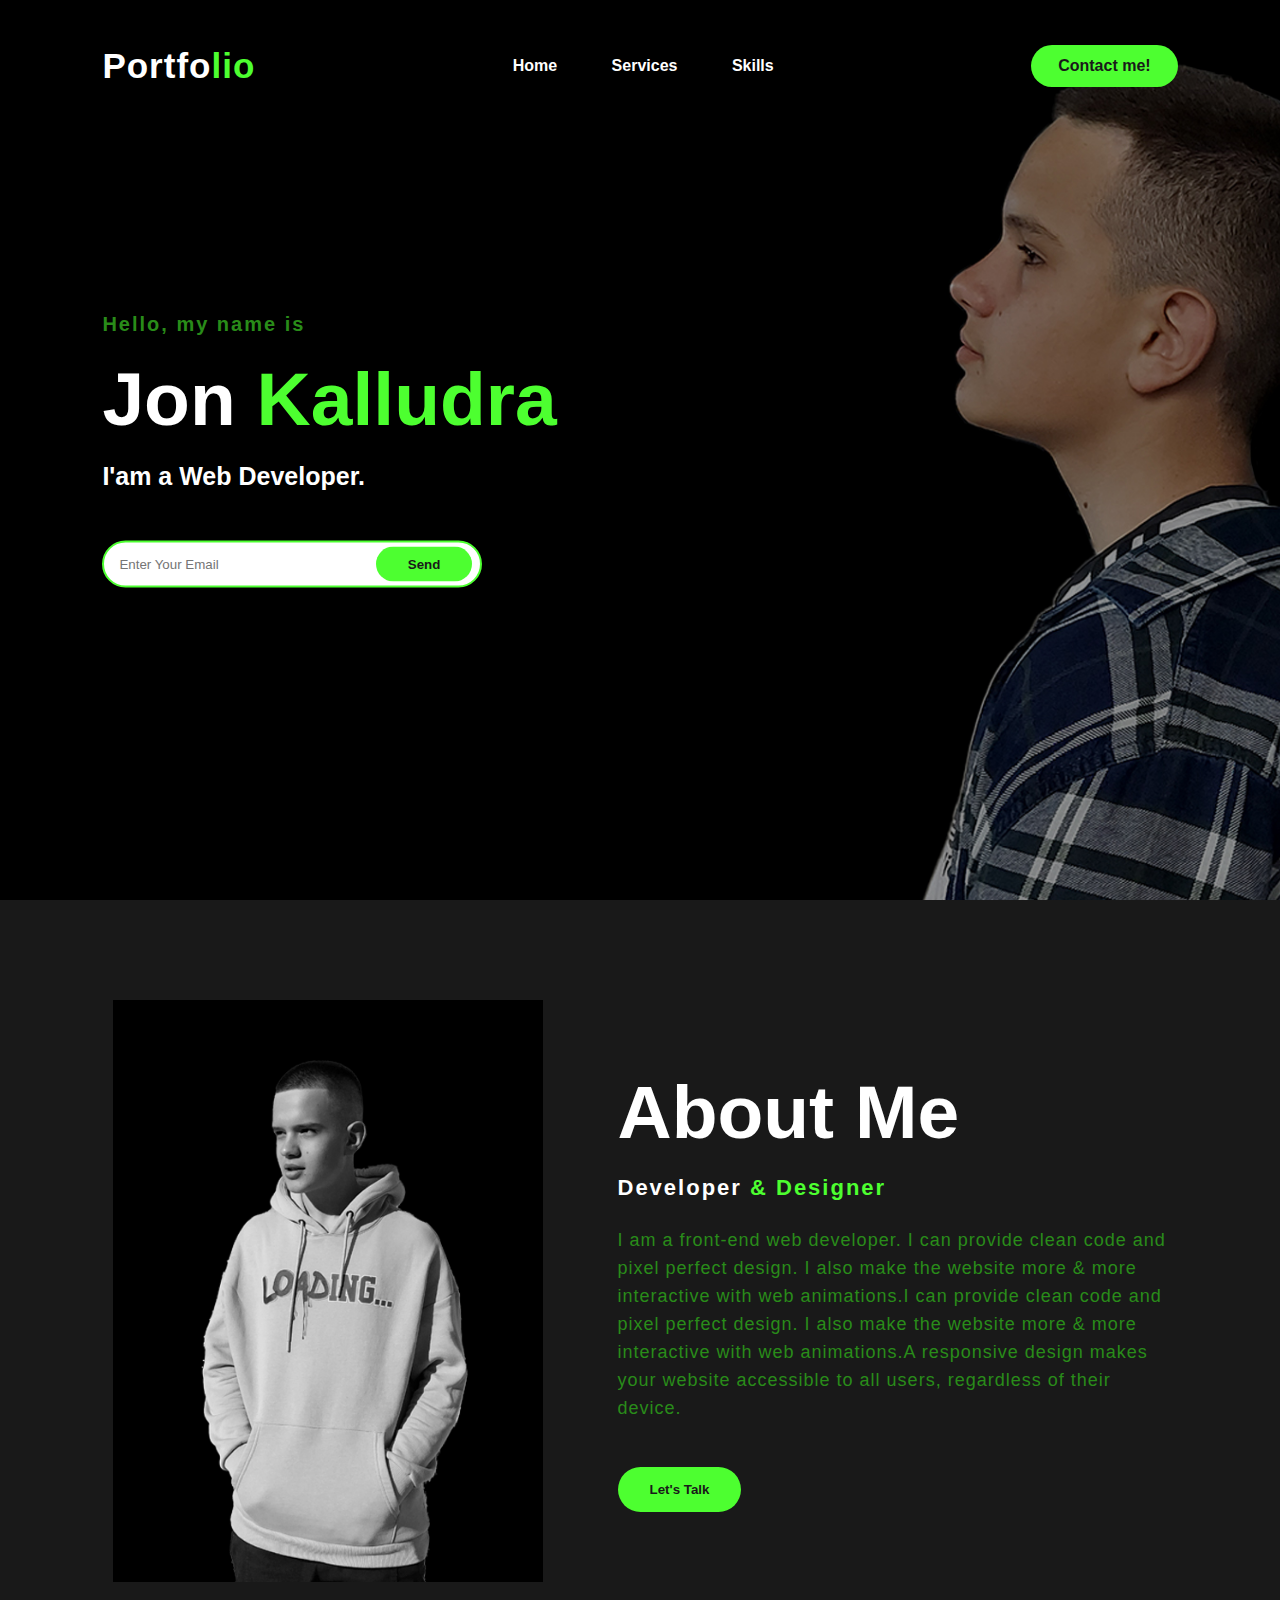
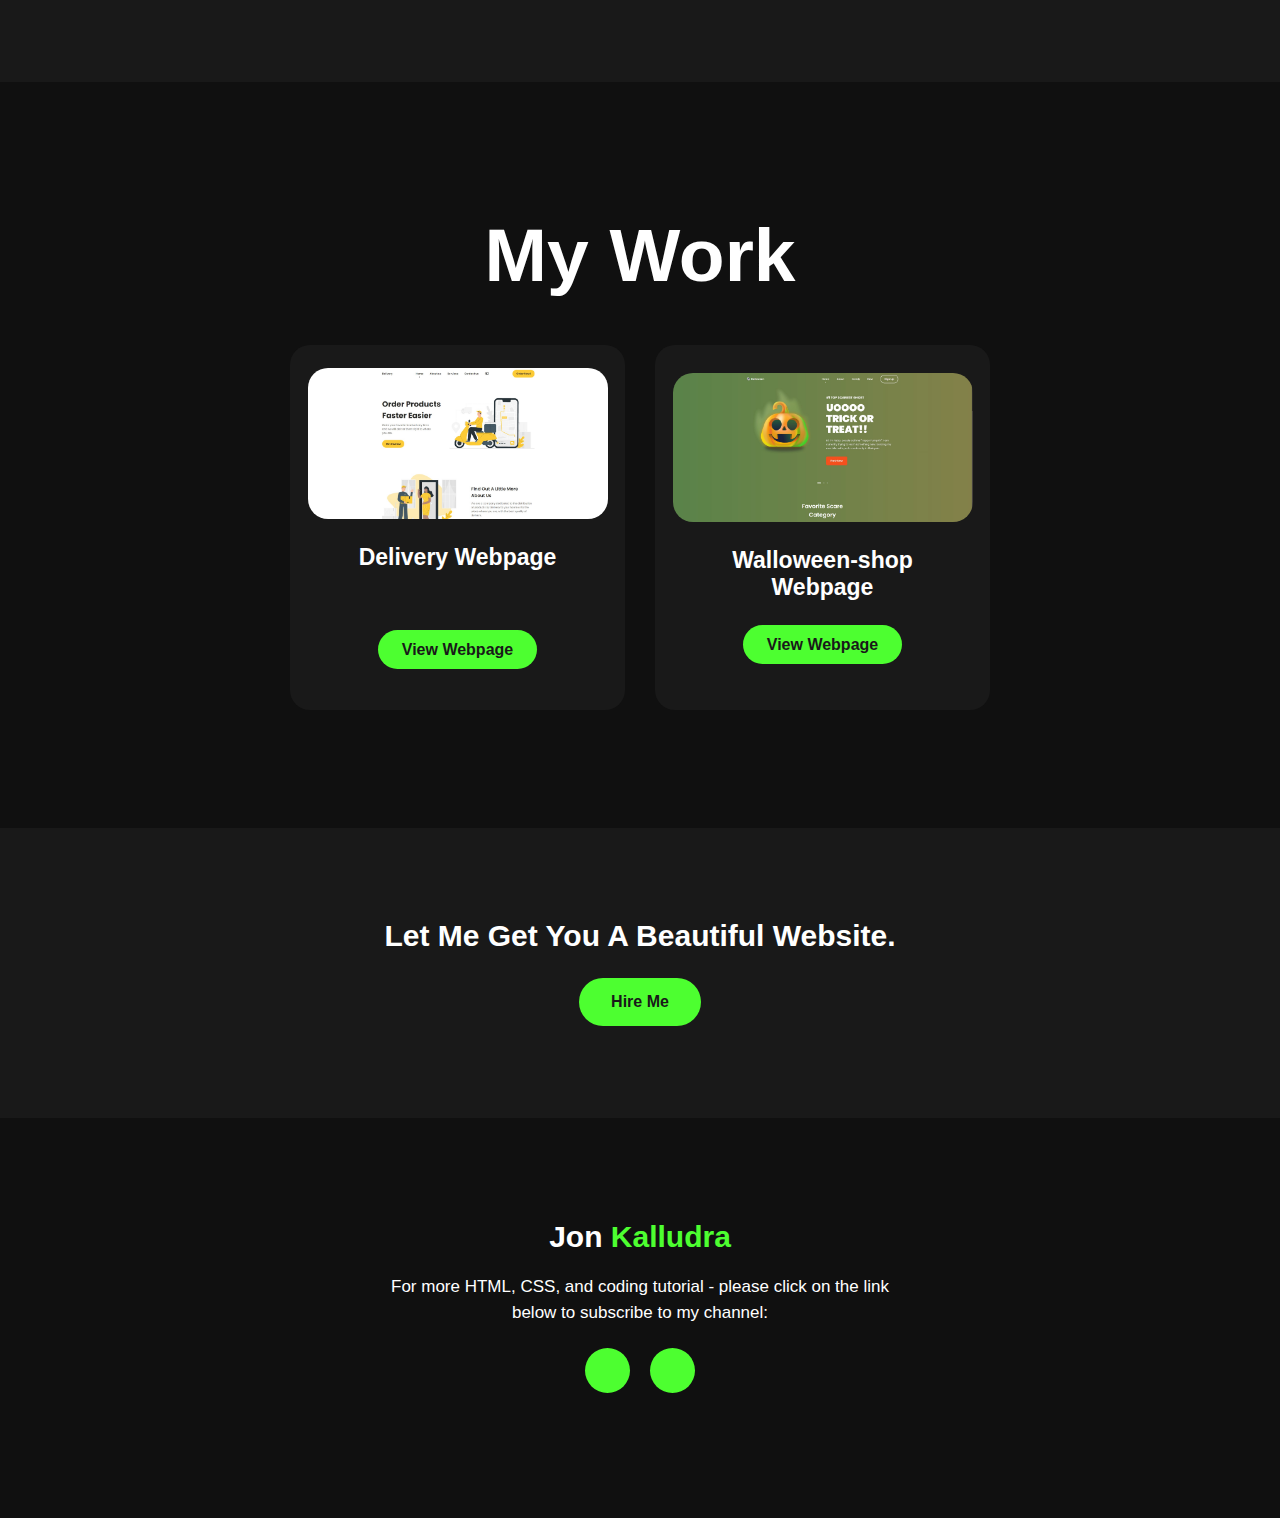
<file: index.html>
<!DOCTYPE html>
<html>
  <head>
    <title>Portfolio website</title>
    <link rel="stylesheet" type="text/css" href="css/style.css" />
    <link
      rel="stylesheet"
      href="https://cdnjs.cloudflare.com/ajax/libs/font-awesome/5.15.3/css/all.min.css"
      integrity="sha512-iBBXm8fW90+nuLcSKlbmrPcLa0OT92xO1BIsZ+ywDWZCvqsWgccV3gFoRBv0z+8dLJgyAHIhR35VZc2oM/gI1w=="
      crossorigin="anonymous"
      referrerpolicy="no-referrer"
    />
  </head>
  <body>
    <!----hero Section start---->

    <div class="hero">
      <nav>
        <h2 class="logo">Portfo<span>lio</span></h2>
        <ul>
          <li><a href="#">Home</a></li>
          <li><a href="#">Services</a></li>
          <li><a href="#">Skills</a></li>
        </ul>
        <a href="#" class="btn">Contact me!</a>
      </nav>

      <div class="content">
        <h4>Hello, my name is</h4>
        <h1>Jon <span>Kalludra</span></h1>
        <h3>I'am a Web Developer.</h3>
        <div class="newslatter">
          <form>
            <input
              type="email"
              name="email"
              id="mail"
              placeholder="Enter Your Email"
            />
            <button class="button-send" type="button">Send</button>
          </form>
        </div>
      </div>
    </div>

    <!----About section start---->
    <section class="about">
      <div class="main">
        <img src="img/main-img.jpg" />
        <div class="about-text">
          <h2>About Me</h2>
          <h5>Developer <span>& Designer</span></h5>
          <p>
            I am a front-end web developer. I can provide clean code and pixel
            perfect design. I also make the website more & more interactive with
            web animations.I can provide clean code and pixel perfect design. I
            also make the website more & more interactive with web animations.A
            responsive design makes your website accessible to all users,
            regardless of their device.
          </p>
          <button type="button">Let's Talk</button>
        </div>
      </div>
    </section>

    <!-----service section start----------->
    <div class="service">
      <div class="title">
        <h2>My Work</h2>
      </div>

      <div class="box">
        <div class="card">
          <img class="delivery-img" src="img/Order.jpg" alt="">
          <h5 class="delivery-title">Delivery Webpage</h5>
          <div class="pra">

            <p style="text-align: center">
              <a id="delivery-btn" class="button" href="my projects/delivery/">View Webpage</a>
            </p>
          </div>
        </div>

        <div class="card">
          <img class="halloween-img" src="img/Screenshot 2021-10-23 104457.jpg" alt="">
          <h5 class="halloween-title">Walloween-shop <br> Webpage</h5>
          <div class="pra">

            <p style="text-align: center">
              <a class="button" href="my projects/spooky/">View Webpage</a>
            </p>
          </div>
        </div>

      </div>
    </div>

    <!------Contact Me------>
    <div class="contact-me">
      <p>Let Me Get You A Beautiful Website.</p>
      <a class="button-two" href="#">Hire Me</a>
    </div>

    <!------footer start--------->
    <footer>
      <p>Jon <span>Kalludra</span></p>
      <p>
        For more HTML, CSS, and coding tutorial - please click on the link below
        to subscribe to my channel:
      </p>
      <div class="social">
        <a href="#"><i class="fab fa-facebook-f"></i></a>
        <a href="#"><i class="fab fa-instagram"></i></a>
      </div>
    </footer>
  </body>
</html>
</file>
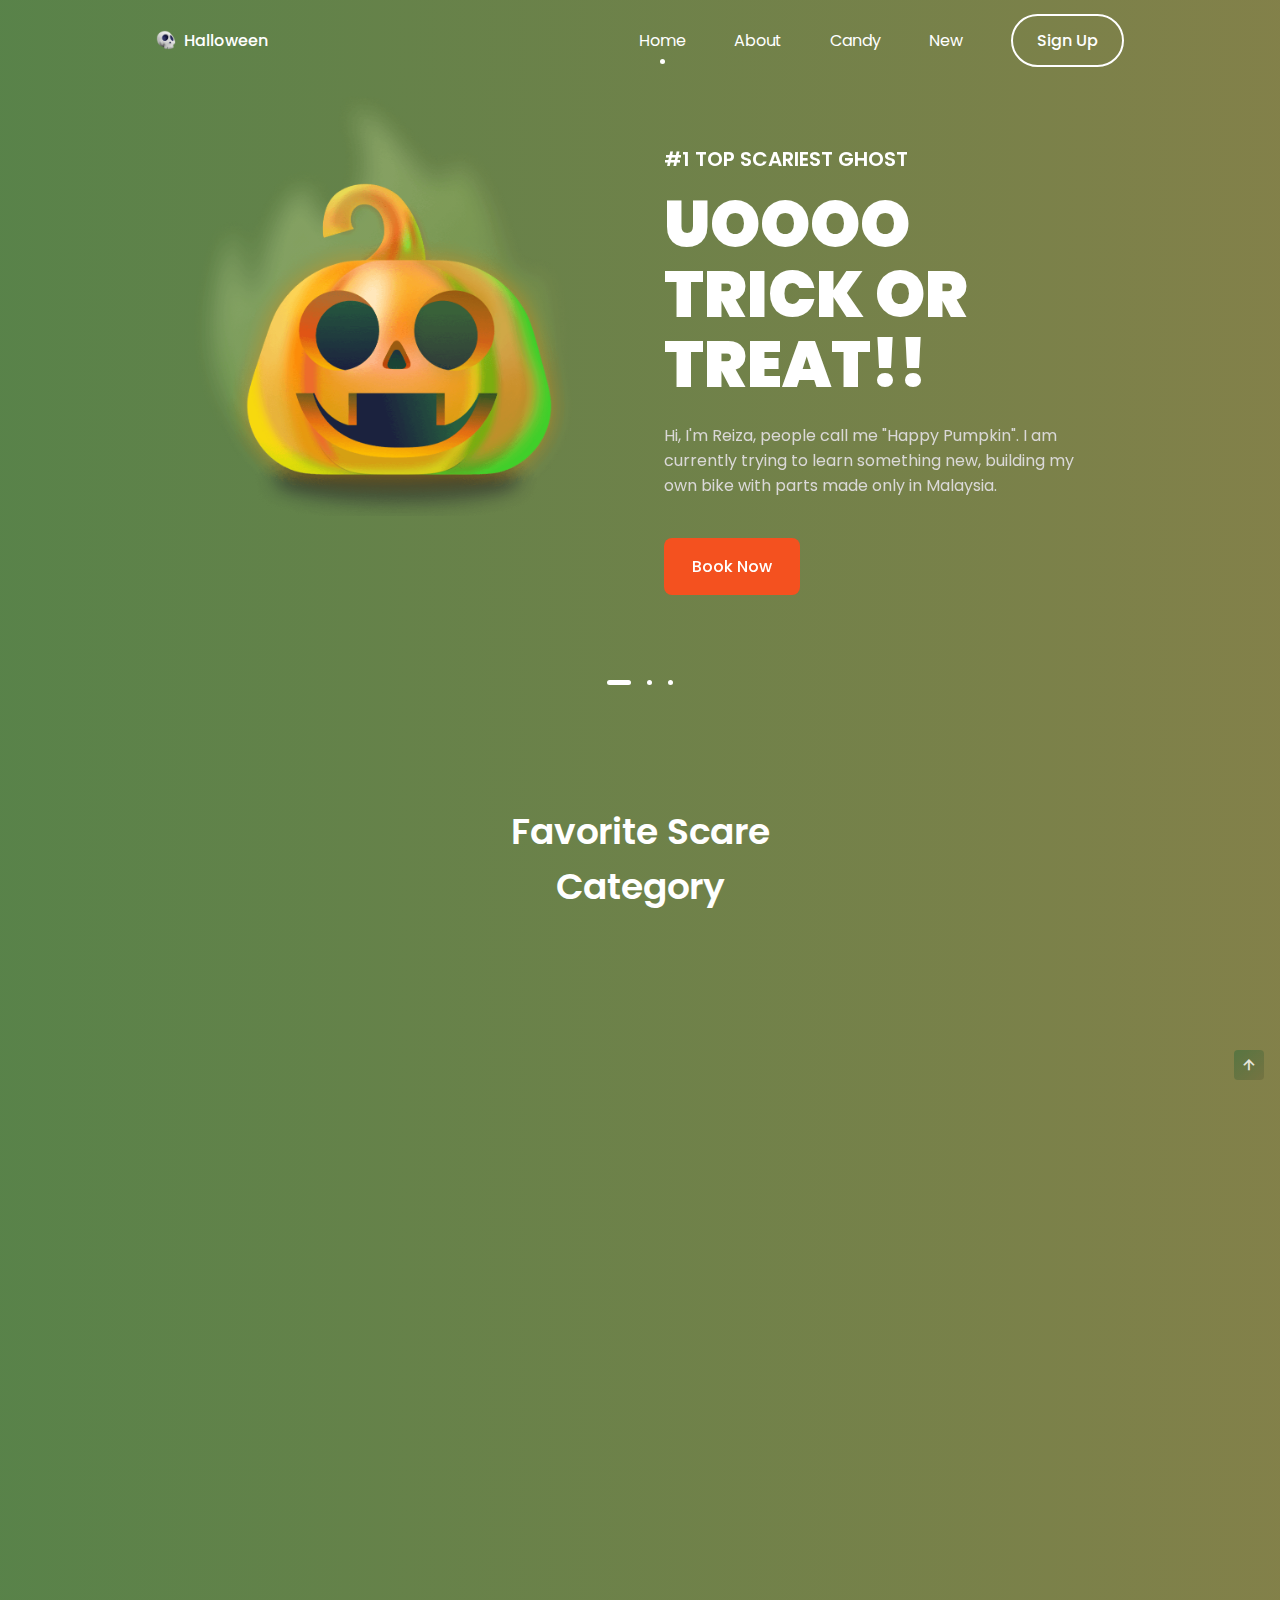
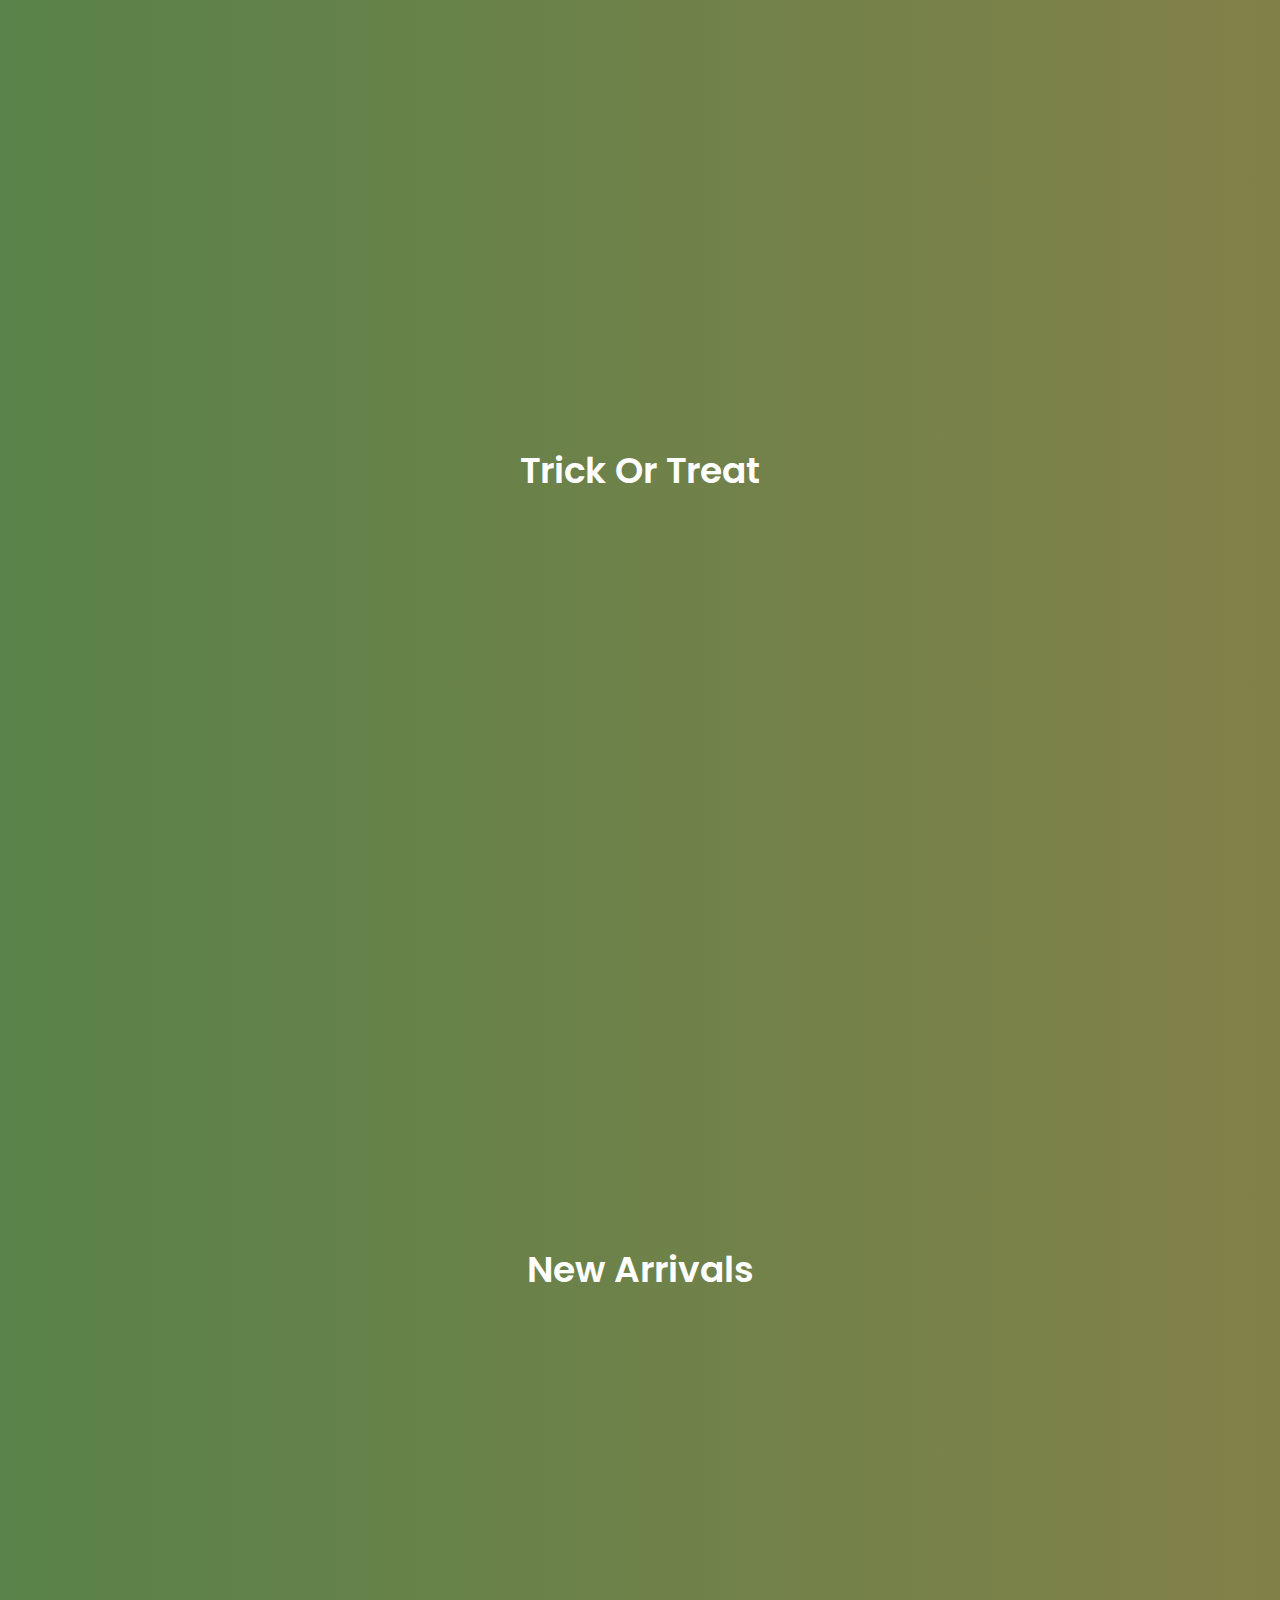
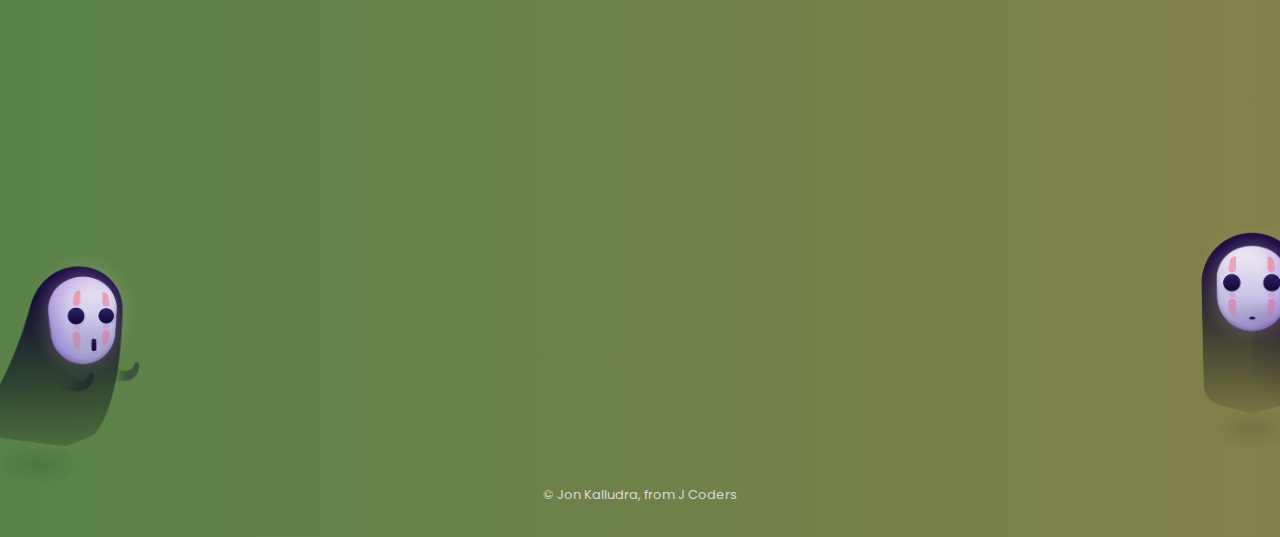
<file: my projects/spooky/index.html>
<!DOCTYPE html>
    <html lang="en">
    <head>
        <meta charset="UTF-8">
        <meta name="viewport" content="width=device-width, initial-scale=1.0">

        <!--=============== FAVICON ===============-->
        <link rel="shortcut icon" href="assets/img/favicon.png" type="image/x-icon">

        <!--=============== BOXICONS ===============-->
        <link rel="stylesheet" href="https://cdn.jsdelivr.net/npm/boxicons@latest/css/boxicons.min.css">

        <!--=============== SWIPER CSS ===============--> 
        <link rel="stylesheet" href="assets/css/swiper-bundle.min.css">

        <!--=============== CSS ===============--> 
        <link rel="stylesheet" href="assets/css/styles.css">

        <title>Responsive Halloween Website</title>
    </head>
    <body>
        <!--==================== HEADER ====================-->
        <header class="header" id="header">
            <nav class="nav container">
                <a href="#" class="nav__logo">
                    <img src="assets/img/logo.png" alt="" class="nav__logo-img">
                    Halloween
                </a>

                <div class="nav__menu" id="nav-menu">
                    <ul class="nav__list">
                        <li class="nav__item">
                            <a href="#home" class="nav__link active-link">Home</a>
                        </li>

                        <li class="nav__item">
                            <a href="#about" class="nav__link">About</a>
                        </li>

                        <li class="nav__item">
                            <a href="#trick" class="nav__link">Candy</a>
                        </li>

                        <li class="nav__item">
                            <a href="#new" class="nav__link">New</a>
                        </li>

                        <a href="#" class="button button--ghost">Sign Up</a>
                    </ul>

                    <div class="nav__close" id="nav-close">
                        <i class='bx bx-x'></i>
                    </div>

                    <img src="assets/img/nav-img.png" alt="" class="nav__img">
                </div>

                <div class="nav__toggle" id="nav-toggle">
                    <i class='bx bx-grid-alt'></i>
                </div>

            </nav>
        </header>

        <main class="main">
            <!--==================== HOME ====================-->
            <section class="home container" id="home">
                <div class="swiper home-swiper">
                    <div class="swiper-wrapper">
                        <!-- HOME SLIDER 1 -->
                        <section class="swiper-slide">
                            <div class="home__content grid">
                                <div class="home__group">
                                    <img src="assets/img/home1-img.png" alt="" class="home__img">
                                </div>
    
                                <div class="home__data">
                                    <h3 class="home__subtitle">#1 Top Scariest Ghost</h3>
                                    <h1 class="home__title">UOOOO <br> TRICK OR <br> TREAT!!</h1>
                                    <p class="home__description">Hi, I'm Reiza, people call me "Happy Pumpkin". I am currently trying to learn 
                                        something new, building my own bike with parts made only in Malaysia.
                                    </p>

                                    <div class="home__buttons">
                                        <a href="#trick" class="button">Book Now</a>
                                    </div>
                                </div>
                            </div>
                        </section>

                        <!-- HOME SLIDER 2 -->
                        <section class="swiper-slide">
                            <div class="home__content grid">
                                <div class="home__group">
                                    <img src="assets/img/home2-img.png" alt="" class="home__img">
                                </div>
    
                                <div class="home__data">
                                    <h3 class="home__subtitle">#2 top Best duo</h3>
                                    <h1 class="home__title">BRING BACK <br> MY COTTON <br> CANDY</h1>
                                    <p class="home__description">Adino steals cotton candy from his brother and eats them all in one bite, 
                                        a hungry beast. Grahami can no longer contain his anger towards Adino.
                                    </p>

                                    <div class="home__buttons">
                                        <a href="#trick" class="button">Book Now</a>
                                    </div>
                                </div>
                            </div>
                        </section>

                        <!-- HOME SLIDER 3 -->
                        <section class="swiper-slide">
                            <div class="home__content grid">
                                <div class="home__group">
                                    <img src="assets/img/home3-img.png" alt="" class="home__img">
                                </div>
    
                                <div class="home__data">
                                    <h3 class="home__subtitle">#3 Top Scariest  Ghost</h3>
                                    <h1 class="home__title">RESPAWN <br> THE SPOOKY <br> SKULL</h1>
                                    <p class="home__description">In search for cute little puppy, Captain Sami has come back from his tragic death. 
                                        With his hogwarts certified power he promise to be a hero for all of ghostkind.
                                    </p>

                                    <div class="home__buttons">
                                        <a href="#trick" class="button">Book Now</a>
                                    </div>
                                </div>
                            </div>
                        </section>
                    </div>
                    <div class="swiper-pagination"></div>
                </div>
            </section>
            
            <!--==================== CATEGORY ====================-->
            <section class="section category">
                <h2 class="section__title">Favorite Scare <br> Category</h2>

                <div class="category__container container grid">
                    <div class="category__data">
                        <img src="assets/img/category1-img.png" alt="" class="category__img">
                        <h3 class="category__title">Ghosts</h3>
                        <p class="category__description">Choose the ghosts, the scariest there are.</p>
                    </div>

                    <div class="category__data">
                        <img src="assets/img/category2-img.png" alt="" class="category__img">
                        <h3 class="category__title">Pumpkins</h3>
                        <p class="category__description">You look at the scariest pumpkins there is.</p>
                    </div>

                    <div class="category__data">
                        <img src="assets/img/category3-img.png" alt="" class="category__img">
                        <h3 class="category__title">Witch Hat</h3>
                        <p class="category__description">Pick the most stylish witch hats out there.</p>
                    </div>
                </div>
            </section>

            <!--==================== ABOUT ====================-->
            <section class="section about" id="about">
                <div class="about__container container grid">
                    <div class="about__data">
                        <h2 class="section__title about__title">About Halloween <br> Night</h2>
                        <p class="about__description">Night of all the saints, or all the dead, is celebrated on October 31 and it is a 
                            very fun international celebration, this celebration comes from ancient origins, and is already 
                            celebrated by everyone.
                        </p>
                        <a href="https://en.wikipedia.org/wiki/Halloween_Night" class="button">Know more</a>
                    </div>

                    <img src="assets/img/about-img.png" alt="" class="about__img">
                </div>
            </section>

            <!--==================== TRICK OR TREAT ====================-->
            <section class="section trick" id="trick">
                <h2 class="section__title">Trick Or Treat</h2>

                <div class="trick__container container grid">
                    <div class="trick__content">
                        <img src="assets/img/trick-treat1-img.png" alt="" class="trick__img">
                        <h3 class="trick__title">Toffee</h3>
                        <span class="trick__subtitle">Candy</span>
                        <span class="trick__price">$11.99</span>
                        <button class="button trick__button">
                            <i class='bx bx-cart-alt trick__icon'></i>
                        </button>
                    </div>

                    <div class="trick__content">
                        <img src="assets/img/trick-treat2-img.png" alt="" class="trick__img">
                        <h3 class="trick__title">Bone</h3>
                        <span class="trick__subtitle">Accessory</span>
                        <span class="trick__price">$8.99</span>
                        <button class="button trick__button">
                            <i class='bx bx-cart-alt trick__icon'></i>
                        </button>
                    </div>

                    <div class="trick__content">
                        <img src="assets/img/trick-treat3-img.png" alt="" class="trick__img">
                        <h3 class="trick__title">Scarecrow</h3>
                        <span class="trick__subtitle">Accessory</span>
                        <span class="trick__price">$15.99</span>
                        <button class="button trick__button">
                            <i class='bx bx-cart-alt trick__icon'></i>
                        </button>
                    </div>

                    <div class="trick__content">
                        <img src="assets/img/trick-treat4-img.png" alt="" class="trick__img">
                        <h3 class="trick__title">Candy Cane</h3>
                        <span class="trick__subtitle">Candy</span>
                        <span class="trick__price">$7.99</span>
                        <button class="button trick__button">
                            <i class='bx bx-cart-alt trick__icon'></i>
                        </button>
                    </div>

                    <div class="trick__content">
                        <img src="assets/img/trick-treat5-img.png" alt="" class="trick__img">
                        <h3 class="trick__title">Pumpkin</h3>
                        <span class="trick__subtitle">Candy</span>
                        <span class="trick__price">$19.99</span>
                        <button class="button trick__button">
                            <i class='bx bx-cart-alt trick__icon'></i>
                        </button>
                    </div>

                    <div class="trick__content">
                        <img src="assets/img/trick-treat6-img.png" alt="" class="trick__img">
                        <h3 class="trick__title">Ghost</h3>
                        <span class="trick__subtitle">Accessory</span>
                        <span class="trick__price">$17.99</span>
                        <button class="button trick__button">
                            <i class='bx bx-cart-alt trick__icon'></i>
                        </button>
                    </div>
                </div>
            </section>
            

            <!--==================== NEW ARRIVALS ====================-->
            <section class="section new" id="new">
                <h2 class="section__title">New Arrivals</h2>

                <div class="new__container container">
                    <div class="swiper new-swiper">
                        <div class="swiper-wrapper">
                            <div class="new__content swiper-slide">
                                <div class="new__tag">New</div>
                                <img src="assets/img/new1-img.png" alt="" class="new__img">
                                <h3 class="new__title">Haunted House</h3>
                                <span class="new__subtitle">Accessory</span>
                                
                                <div class="new__prices">
                                    <span class="new__price">$14.99</span>
                                    <span class="new__discount">$29.99</span>
                                </div>

                                <button class="button new__button">
                                    <i class='bx bx-cart-alt new__icon'></i>
                                </button>
                            </div>
        
                            <div class="new__content swiper-slide">
                                <div class="new__tag">New</div>
                                <img src="assets/img/new2-img.png" alt="" class="new__img">
                                <h3 class="new__title">Halloween Candle</h3>
                                <span class="new__subtitle">Accessory</span>
        
                                <div class="new__prices">
                                    <span class="new__price">$11.99</span>
                                    <span class="new__discount">$21.99</span>
                                </div>

                                <button class="button new__button">
                                    <i class='bx bx-cart-alt new__icon'></i>
                                </button>
                            </div>
        
                            <div class="new__content swiper-slide">
                                <div class="new__tag">New</div>
                                <img src="assets/img/new3-img.png" alt="" class="new__img">
                                <h3 class="new__title">Witch Hat</h3>
                                <span class="new__subtitle">Accessory</span>
        
                                <div class="new__prices">
                                    <span class="new__price">$4.99</span>
                                    <span class="new__discount">$9.99</span>
                                </div>

                                <button class="button new__button">
                                    <i class='bx bx-cart-alt new__icon'></i>
                                </button>
                            </div>
        
                            <div class="new__content swiper-slide">
                                <div class="new__tag">New</div>
                                <img src="assets/img/new4-img.png" alt="" class="new__img">
                                <h3 class="new__title">Rip</h3>
                                <span class="new__subtitle">Accessory</span>
        
                                <div class="new__prices">
                                    <span class="new__price">$24.99</span>
                                    <span class="new__discount">$44.99</span>
                                </div>

                                <button class="button new__button">
                                    <i class='bx bx-cart-alt new__icon'></i>
                                </button>
                            </div>
        
                            <div class="new__content swiper-slide">
                                <div class="new__tag">New</div>
                                <img src="assets/img/new5-img.png" alt="" class="new__img">
                                <h3 class="new__title">Terrifying Crystal Ball</h3>
                                <span class="new__subtitle">Accessory</span>
        
                                <div class="new__prices">
                                    <span class="new__price">$5.99</span>
                                    <span class="new__discount">$12.99</span>
                                </div>

                                <button class="button new__button">
                                    <i class='bx bx-cart-alt new__icon'></i>
                                </button>
                            </div>
        
                            <div class="new__content swiper-slide">
                                <div class="new__tag">New</div>
                                <img src="assets/img/new6-img.png" alt="" class="new__img">
                                <h3 class="new__title">Witch Broom</h3>
                                <span class="new__subtitle">Accessory</span>
        
                                <div class="new__prices">
                                    <span class="new__price">$7.99</span>
                                    <span class="new__discount">$14.99</span>
                                </div>

                                <button class="button new__button">
                                    <i class='bx bx-cart-alt new__icon'></i>
                                </button>
                            </div>
                        </div>
                    </div>
                </div>
            </section>


        <!--==================== FOOTER ====================-->
            <footer class="footer section">
                <div class="footer__container container grid">
                    <div class="footer__content">
                        <a href="#" class="footer__logo">
                            <img src="assets/img/logo.png" alt="" class="footer__logo-img">
                            Halloween
                        </a>

                        <p class="footer__description">Enjoy the scariest night <br> of your life.</p>
                        
                        <div class="footer__social">
                            <a href="https://www.facebook.com/" target="_blank" class="footer__social-link">
                                <i class='bx bxl-facebook'></i>
                            </a>
                            <a href="https://www.instagram.com/" target="_blank" class="footer__social-link">
                                <i class='bx bxl-instagram-alt' ></i>
                            </a>
                            <a href="https://twitter.com/" target="_blank" class="footer__social-link">
                                <i class='bx bxl-twitter' ></i>
                            </a>
                        </div>
                    </div>

                    <div class="footer__content">
                        <h3 class="footer__title">About Me</h3>
                        
                        <ul class="footer__links">
                            <li>
                                <a href="https://www.instagram.com/j_kalludra/" class="footer__link">Instagram</a>
                            </li>
                            <li>
                                <a href="#" class="footer__link">FaceBook</a>
                            </li>
                            <li>
                                <a href="#" class="footer__link">GitHub</a>
                            </li>
                        </ul>
                    </div>

                    <div class="footer__content">
                        <h3 class="footer__title">J Coders</h3>
                        
                        <ul class="footer__links">
                            <li>
                                <a href="https://j-coders.com/" class="footer__link">Visit Page</a>
                            </li>
                            <li>
                                <a href="https://j-coders.com/per-ne/" class="footer__link">About J Coders</a>
                            </li>
                        </ul>
                    </div>
                </div>

                <span class="footer__copy">&#169; Jon Kalludra, from J Coders</span>

                <img src="assets/img/footer1-img.png" alt="" class="footer__img-one">
                <img src="assets/img/footer2-img.png" alt="" class="footer__img-two">
            </footer>

            <!--=============== SCROLL UP ===============-->
            <a href="#" class="scrollup" id="scroll-up">
                <i class='bx bx-up-arrow-alt scrollup__icon'></i>
            </a>
        
        <!--=============== SCROLL REVEAL ===============-->
        <script src="assets/js/scrollreveal.min.js"></script>

        <!--=============== SWIPER JS ===============-->
        <script src="assets/js/swiper-bundle.min.js"></script>
        
        <!--=============== MAIN JS ===============-->
        <script src="assets/js/main.js"></script>
    </body>
</html>
</file>
<file: css/style.css>
*{
	padding: 0;
	margin: 0;
	font-family: 'poppins', sans-serif;
	box-sizing: border-box;
}
.hero{
	height: 100vh;
	width: 100%;
	background-image: url(../img/background.jpg);
	background-size: cover;
	background-position: center;
}
nav{
	display: flex;
	align-items: center;
	justify-content: space-between;
	padding-top: 45px;
	padding-left: 8%;
	padding-right: 8%;
}
.logo{
	color: white;
	font-size: 35px;
	letter-spacing: 1px;
	cursor: pointer;
}
span{
	color: #4DFF30;
}
nav ul li{
	list-style-type: none;
	display: inline-block;
	padding: 10px  25px;
}
nav ul li a{
	color: white;
	text-decoration: none;
	font-weight: bold;
	text-transform: capitalize;
}
nav ul li a:hover{
	color: #4DFF30;
	transition: .4s;
}
.btn{
	background-color:#4DFF30;
	color: #191919;
	text-decoration: none;
	border: 2px solid transparent;
	font-weight: bold;
	padding: 10px 25px;
	border-radius: 30px;
	transition: transform .4s; 
}
.btn:hover{
	transform: scale(1.2);
}
.content{
	position: absolute;
	top: 50%;
	left:8%;
	transform: translateY(-50%);
}
h1{
	color: white;
	margin: 20px 0px 20px;
	font-size: 75px;
}
h3{
	color: white;
	font-size: 25px;
	margin-bottom: 50px;
}
h4{
	color: #298C19;
	letter-spacing: 2px;
	font-size: 20px;
}
.newslatter form{
	width: 380px;
	max-width: 100%;
	position: relative;
}
.newslatter form input:first-child{
	display: inline-block;
	width: 100%;
	padding: 14px 130px 14px 15px;
	border: 2px solid #4DFF30;
	outline: none;
	border-radius: 30px;
}
.newslatter form input:last-child{
	position: absolute;
	display: inline-block;
	outline: none;
	border: none;
	padding: 10px 30px;
	border-radius: 30px;
	background-color:#4DFF30;
	color: #191919;
	font-weight: 600;
	box-shadow: 0px 0px 5px #000, 0px 0px 15px #858585;
	top: 6px;
	right: 6px; 
}

.about{
	width: 100%;
	padding: 100px 0px;
	background-color: #191919;
}
.about img{
	height: auto;
	width: 430px;
}
.about-text{
	width: 550px;
}
.main{
	width: 1130px;
	max-width: 95%;
	margin: 0 auto;
	display: flex;
	align-items: center;
	justify-content: space-around;
}
.about-text h2{
	color: white;
	font-size: 75px;
	text-transform: capitalize;
	margin-bottom: 20px;
}
.about-text h5{
	color: white;
	letter-spacing: 2px;
	font-size: 22px;
	margin-bottom: 25px;
	text-transform: capitalize;
}
.about-text p{
	color: #298C19;
	letter-spacing: 1px;
	line-height: 28px;
	font-size: 18px;
	margin-bottom: 45px;
}
button{
	background-color:#4DFF30;
	color: #191919;
	text-decoration: none;
	border: 2px solid transparent;
	font-weight: bold;
	padding: 13px 30px;
	border-radius: 30px;
	transition: .4s; 
}
button:hover{
	background-color: transparent;
	border: 2px solid #4DFF30;
	cursor: pointer;
	color: #4DFF30;
}

.service{
	background: #101010;
	width: 100%;
	padding: 100px 0px;
}
.title h2{
	color: white;
	font-size: 75px;
	width: 1130px;
	margin: 30px auto;
	text-align: center;
}
.box{
	display: flex;
	justify-content: center;
	align-items: center;
	min-height: 400px;
}
.card{
	display: flex;
	justify-content: center;
	align-items: center;
	flex-direction: column;
	height: 365px;
	width: 335px;
	padding: 20px 35px;
	background: #191919;
	border-radius: 20px;
	margin: 15px;
	position: relative;
	overflow: hidden;
	text-align: center;
}
.card i{
	font-size: 50px;
	display: block;
	text-align: center;
	margin: 25px 0px;
	color: #4DFF30;

}
h5{
	color: white;
	font-size: 23px;
	margin-bottom: 15px;
}
.pra p{
	color: #298C19;
	font-size: 16px;
	line-height: 27px;
	margin-bottom: 25px;
}
.card .button{
	background-color:#4DFF30;
	color: #191919;
	text-decoration: none;
	border: 2px solid transparent;
	font-weight: bold;
	padding: 9px 22px;
	border-radius: 30px;
	transition: .3s; 
}
.card .button:hover{
	background-color: transparent;
	border: 2px solid #4DFF30;
	cursor: pointer;
	color: #4DFF30;
}
.contact-me{
	width: 100%;
	height: 290px;
	background: #191919;
	display: flex;
	align-items: center;
	flex-direction: column;
	justify-content: center;
}
.contact-me p{
	color: white;
	font-size: 30px;
	font-weight: bold;
	margin-bottom: 25px;
}
.contact-me .button-two{
	background-color:#4DFF30;
	color: #191919;
	text-decoration: none;
	border: 2px solid transparent;
	font-weight: bold;
	padding: 13px 30px;
	border-radius: 30px;
	transition: .4s; 
}
.contact-me .button-two:hover{
	background-color: transparent;
	border: 2px solid #4DFF30;
	cursor: pointer;
}
footer{
	position: relative;
	width: 100%;
	height: 400px;
	background: #101010;
	display: flex;
	flex-direction: column;
	align-items: center;
	justify-content: center;
}
footer p:nth-child(1){
	font-size: 30px;
	color: white;
	margin-bottom: 20px;
	font-weight: bold;
}
footer p:nth-child(2){
	color: white;
	font-size: 17px;
	width: 500px;
	text-align: center;
	line-height: 26px;
}
.social{
	display: flex;
}
.social a{
	width: 45px;
	height: 45px;
	display: flex;
	align-items: center;
	justify-content: center;
	background:  #4DFF30;
	border-radius: 50%;
	margin: 22px 10px;
	color: #191919;
	text-decoration: none;
	font-size: 20px;
}
.social a:hover{
	transform: scale(1.3);
	transition: .3s;
}
.end{
	position: absolute;
	color:#4DFF30;
	bottom: 35px;
	font-size: 14px; 
}
form{
	position: relative;
}
.button-send{
	position: absolute;
	right: 10px;
	padding: 8px 30px;
	top: 6px;
}
.button-send:hover{
	color: #191919;
}
.delivery-img{
	border-radius: 20px;
	width: 300px;
}
.delivery-title{
	margin-top: 25px;
	padding-bottom: 50px;
}
.halloween-img{
	border-radius: 20px;
	width: 300px;
}
.halloween-title{
	margin-top: 25px;
	padding-bottom: 15px;
}
</file>
<file: my projects/spooky/assets/css/styles.css>
@import url('https://fonts.googleapis.com/css2?family=Poppins:wght@400;500;600;900&display=swap');


:root {
  --header-height: 3.5rem;

  /*========== Colors ==========*/
  --hue: 14;
  --first-color: hsl(var(--hue), 91%, 54%);
  --first-color-alt: hsl(var(--hue), 91%, 50%);
  --title-color: hsl(var(--hue), 4%, 100%);
  --text-color: hsl(var(--hue), 4%, 85%);
  --text-color-light: hsl(var(--hue), 4%, 55%);

  
  --body-color: linear-gradient(90deg, hsl(104, 28%, 40%) 0%, hsl(58, 28%, 40%) 100%);
  --container-color: linear-gradient(136deg, hsl(104, 28%, 35%) 0%, hsl(58, 28%, 35%) 100%);
  

  --body-font: 'Poppins', sans-serif;
  --biggest-font-size: 2rem;
  --h1-font-size: 1.5rem;
  --h2-font-size: 1.25rem;
  --h3-font-size: 1rem;
  --normal-font-size: .938rem;
  --small-font-size: .813rem;
  --smaller-font-size: .75rem;

  --font-medium: 500;
  --font-semi-bold: 600;
  --font-black: 900;

  --mb-0-25: .25rem;
  --mb-0-5: .5rem;
  --mb-0-75: .75rem;
  --mb-1: 1rem;
  --mb-1-5: 1.5rem;
  --mb-2: 2rem;
  --mb-2-5: 2.5rem;

  --z-tooltip: 10;
  --z-fixed: 100;
}

@media screen and (min-width: 992px) {
  :root {
    --biggest-font-size: 4rem;
    --h1-font-size: 2.25rem;
    --h2-font-size: 1.5rem;
    --h3-font-size: 1.25rem;
    --normal-font-size: 1rem;
    --small-font-size: .875rem;
    --smaller-font-size: .813rem;
  }
}

*{
  box-sizing: border-box;
  padding: 0;
  margin: 0;
}

html{
  scroll-behavior: smooth;
}

body{
  margin: var(--header-height) 0 0 0;
  font-family: var(--body-font);
  font-size: var(--normal-font-size);
  background: var(--body-color);
  color: var(--text-color);
}

h1,h2,h3,h4{
  color: var(--title-color);
  font-weight: var(--font-semi-bold);
}

ul{
  list-style: none;
}

a{
  text-decoration: none;
}

img{
  max-width: 100%;
  height: auto;
}

button,
input{
  border: none;
  outline: none;
}

button{
  cursor: pointer;
  font-family: var(--body-font);
  font-size: var(--normal-font-size);
}

.section{
  padding: 4.5rem 0 2rem;
}

.section__title{
  font-size: var(--h2-font-size);
  margin-bottom: var(--mb-2);
  text-align: center;
}

.container{
  max-width: 968px;
  margin-left: var(--mb-1-5);
  margin-right: var(--mb-1-5);
}

.grid{
  display: grid;
}

.main{
  overflow: hidden;
}

.header{
  width: 100%;
  background: var(--body-color); 
  position: fixed;
  top: 0;
  left: 0;
  z-index: var(--z-fixed);
}

.nav{
  height: var(--header-height);
  display: flex;
  justify-content: space-between;
  align-items: center;
}

.nav__logo{
  display: flex;
  align-items: center;
  column-gap: .5rem;
  font-weight: var(--font-medium);
}

.nav__logo-img{
  width: 1.25rem;
}

.nav__link,
.nav__logo,
.nav__toggle,
.nav__close{
  color: var(--title-color);
}

.nav__toggle{
  font-size: 1.25rem;
  cursor: pointer;
}

@media screen and (max-width: 767px){
  .nav__menu{
    position: fixed;
    width: 100%;
    background: var(--container-color);
    top: -150%;
    left: 0;
    padding: 3.5rem 0;
    transition: .4s;
    z-index: var(--z-fixed);
    border-radius: 0 0 1.5rem 1.5rem;
  }
}

.nav__img{
  width: 100px;
  position: absolute;
  top: 0;
  left: 0;
}

.nav__close{
  font-size: 1.8rem;
  position: absolute;
  top: .5rem;
  right: .7rem;
  cursor: pointer;
}

.nav__list{
  display: flex;
  flex-direction: column;
  align-items: center;
  row-gap: 1.5rem;
}

.nav__link{
  text-transform: uppercase;
  font-weight: var(--font-black);
  transition: .4s;
}

.nav__link:hover{
  color: var(--text-color);
}

.show-menu{
  top: 0;
}

.scroll-header{
  background: var(--container-color);
}

.active-link{
  position: relative;
}

.active-link::before{
  content: '';
  position: absolute;
  bottom: -.75rem;
  left: 45%;
  width: 5px;
  height: 5px;
  background-color: var(--title-color);
  border-radius: 50%;
}

/*HOME*/

.home__content{
  row-gap: 1rem;
}

.home__group{
  display: grid;
  position: relative;
  padding-top: 2rem;
}

.home__img{
  height: 250px;
  justify-self: center;
}

.home__indicator{
  width: 8px;
  height: 8px;
  background-color: var(--title-color);
  border-radius: 50%;
  position: absolute;
  top: 7rem;
  right: 2rem;
}

.home__indicator::after{
  content: '';
  position: absolute;
  width: 1px;
  height: 48px;
  background-color: var(--title-color);
  top: -3rem;
  right: 45%;
}

.home__details-img{
  position: absolute;
  right: .5rem;
}

.home__details-title,
.home__details-subtitle{
  display: block;
  font-size: var(--small-font-size);
  text-align: right;
}

.home__subtitle{
  font-size: var(--h3-font-size);
  text-transform: uppercase;
  margin-bottom: var(--mb-1);
}

.home__title{
  font-size: var(--biggest-font-size);
  font-weight: var(--font-black);
  line-height: 109%;
  margin-bottom: var(--mb-1);
}

.home__description{
  margin-bottom: var(--mb-1);
}

.home__buttons{
  display: flex;
  justify-content: space-between;
}


.swiper-pagination{
  position: initial;
  margin-top: var(--mb-1);
}

.swiper-pagination-bullet{
  width: 5px;
  height: 5px;
  background-color: var(--title-color);
  opacity: 1;
}

.swiper-pagination-horizontal.swiper-pagination-bullets .swiper-pagination-bullet{
  margin: 0 .5rem;
} 

.swiper-pagination-bullet-active{
  width: 1.5rem;
  height: 5px;
  border-radius: .5rem;
}

/*BUTTONS*/

.button{
  display: inline-block;
  background-color: var(--first-color);
  color: var(--title-color);
  padding: 1rem 1.75rem;
  border-radius: .5rem;
  font-weight: var(--font-medium);
  transition: .3s;
}

.button:hover{
  background-color: var(--first-color-alt);
}

.button__icon{
  font-size: 1.25rem;
}

.button--ghost{
  border: 2px solid;
  background-color: transparent;
  border-radius: 3rem;
  padding: .75rem 1.5rem;
}

.button--ghost:hover{
  background: none;
}

.button--link{
  color: var(--title-color);
}

.button--flex{
  display: inline-flex;
  align-items: center;
  column-gap: .5rem;
}


.category__container{
  grid-template-columns: repeat(2, 1fr);
  gap: 1rem 2rem;
}

.category__data{
  text-align: center;
}

.category__img{
  width: 120px;
  margin-bottom: var(--mb-0-75);
  transition: .3s;
}

.category__title{
  margin-bottom: var(--mb-0-25);
}

.category__data:hover .category__img{
  transform: translateY(-.5rem);
}

/*ABOUT*/
.about__container{
  row-gap: 2rem;
}

.about__data{
  text-align: center;
}

.about__description{
  margin-bottom: var(--mb-2);
}

.about__img{
  width: 200px;
  justify-self: center;
}

/*TRICK OR TREAT*/

.trick__container{
  grid-template-columns: repeat(2, 1fr);
  gap: 1.5rem;
  padding-top: 1rem;
}

.trick__content{
  position: relative;
  background: var(--container-color);
  border-radius: 1rem;
  padding: 1.5rem 0 1rem 0;
  text-align: center;
  overflow: hidden;
}

.trick__img{
  width: 90px;
  transition: .3s;
}

.trick__subtitle,
.trick__price{
  display: block;
}

.trick__subtitle{
  font-size: var(--smaller-font-size);
  margin-bottom: var(--mb-0-5);
}

.trick__title,
.trick__price{
  color: var(--title-color);
  font-weight: var(--font-medium);
  font-size: var(--normal-font-size);
}

.trick__button{
  display: inline-flex;
  padding: .5rem;
  border-radius: .25rem .25rem .75rem .25rem;
  position: absolute;
  right: -3rem;
  bottom: 0;
}

.trick__icon{
  font-size: 1.25rem;
  color: var(--title-color);
}

.trick__content:hover .trick__img{
  transform: translateY(-.5rem);
}

.trick__content:hover .trick__button{
  right: 0;
}

/*DISCOUNT*/

.discount__container{
  background: var(--container-color);
  border-radius: 1rem;
  padding: 2.5rem 0 1.5rem;
  row-gap: .75rem;
}

.discount__data{
  text-align: center;
}

.discount__title{
  font-size: var(--h2-font-size);
  margin-bottom: var(--mb-2);
}

.discount__img{
  width: 200px;
  justify-self: center;
}

/*=============== NEW ARRIVALS ===============*/
.new__container{
  padding-top: 1rem;
}

.new__img{
  width: 120px;
  margin-bottom: var(--mb-0-5);
  transition: .3s;
}

.new__content{
  position: relative;
  background: var(--container-color);
  width: 242px;
  padding: 2rem 0 1.5rem 0;
  border-radius: .75rem;
  text-align: center;
  overflow: hidden;
}

.new__tag{
  position: absolute;
  top: 8%;
  left: 8%;
  background-color: var(--first-color);
  color: var(--title-color);
  font-size: var(--small-font-size);
  padding: .25rem .5rem;
  border-radius: .25rem;
}

.new__title{
  font-size: var(--normal-font-size);
  font-weight: var(--font-medium);
}

.new__subtitle{
  display: block;
  font-size: var(--small-font-size);
  margin-bottom: var(--mb-0-5);
}

.new__prices{
  display: inline-flex;
  align-items: center;
  column-gap: .5rem;
}

.new__price{
  font-weight: var(--font-medium);
  color: var(--title-color);
}

.new__discount{
  color: var(--first-color);
  font-size: var(--smaller-font-size);
  text-decoration: line-through;
  font-weight: var(--font-medium);
}

.new__button{
  display: inline-flex;
  padding: .5rem;
  border-radius: .25rem .25rem .75rem .25rem;
  position: absolute;
  bottom: 0;
  right: -3rem;
}

.new__icon{
  font-size: 1.25rem;
}

.new__content:hover .new__img{
  transform: translateY(-.5rem);
}

.new__content:hover .new__button{
  right: 0;
}

/*NEWSLETTER*/

.newsletter__description{
  text-align: center;
  margin-bottom: var(--mb-1-5);
}

.newsletter__form{
  background: var(--container-color);
  padding: 1rem;
  display: flex;
  justify-content: space-between;
  border-radius: .75rem;
}

.newsletter__input{
  width: 70%;
  padding: 0 .5rem;
  background: none;
  color: var(--title-color);
}

.newsletter__input::placeholder{
  color: var(--text-color);
}

/*FOOTER*/

.footer{
  position: relative;
  overflow: hidden;
}

.footer__img-one,
.footer__img-two{
  position: absolute;
  transition: .3s;
}

.footer__img-one{
  width: 100px;
  top: 6rem;
  right: -2rem;
}

.footer__img-two{
  width: 150px;
  bottom: 4rem;
  right: 4rem;
}

.footer__img-one:hover,
.footer__img-two:hover{
  transform: translateY(-.5rem);
}

.footer__container{
  row-gap: 2rem;
}

.footer__logo{
  display: flex;
  align-items: center;
  column-gap: .5rem;
  margin-bottom: var(--mb-1);
  font-weight: var(--font-medium);
  color: var(--title-color);
}

.footer__logo-img{
  width: 20px;
}

.footer__description{
  margin-bottom: var(--mb-2-5);
}

.footer__social{
  display: flex;
  column-gap: .75rem;
}

.footer__social-link{
  display: inline-flex;
  background: var(--container-color);
  padding: .25rem;
  border-radius: .25rem;
  color: var(--title-color);
  font-size: 1rem;
}

.footer__social-link:hover{
  background: var(--body-color);
}

.footer__title{
  font-size: var(--h3-font-size);
  margin-bottom: var(--mb-1);
}

.footer__links{
  display: grid;
  row-gap: .35rem;
}

.footer__link{
  font-size: var(--small-font-size);
  color: var(--text-color);
  transition: .3s;
}

.footer__link:hover{
  color: var(--title-color);
}

.footer__copy{
  display: block;
  text-align: center;
  font-size: var(--smaller-font-size);
  margin-top: 4.5rem;
}

/*=============== SCROLL UP ===============*/
.scrollup{
  position: fixed;
  background: var(--container-color);
  right: 1rem;
  bottom: -20%;
  display: inline-flex;
  padding: .3rem;
  border-radius: .25rem;
  z-index: var(--z-tooltip);
  opacity: .8;
  transition: .4s;
}

.scrollup__icon{
  font-size: 1.25rem;
  color: var(--title-color);
}

.scrollup:hover{
  background: var(--container-color);
  opacity: 1;
}

/* Show Scroll Up*/
.show-scroll{
  bottom: 3rem;
}

/*=============== SCROLL BAR ===============*/
::-webkit-scrollbar{
  width: 0.6rem;
  background: #413e3e;
}

::-webkit-scrollbar-thumb{
  background: #272525;
  border-radius: .5rem;
}

/*===============  BREAKPOINTS ===============*/
/*small devices*/
@media screen and (max-width: 320px){
  .container{
    margin-left: var(--mb-1);
    margin-right: var(--mb-1);
  }

  .home__img{
    height: 200px;
  }
  .home__buttons{
    flex-direction: column;
    width: max-content;
    row-gap: 1rem;
  }

  .category__container,
  .trick__container{
    grid-template-columns: .8fr;
    justify-content: center;
  }
}

/*medium devices*/
@media screen and (min-width: 576px){
  .about__container{
    grid-template-columns: .8fr;
    justify-content: center;
  }

  .newsletter__container{
    display: grid;
    grid-template-columns: .7fr;
    justify-content: center;
  }
  .newsletter__description{
    padding: 0 3rem;
  }
}

@media screen and (min-width: 767px){
  body{
    margin: 0;
  }

  .section{
    padding: 7rem 0 2rem;
  }

  .nav{
    height: calc(var(--header-height) + 1.5rem);
  }
  .nav__img,
  .nav__close,
  .nav__toggle{
    display: none;
  }
  .nav__list{
    flex-direction: row;
    column-gap: 3rem;
  }
  .nav__link{
    text-transform: initial;
    font-weight: initial;
  }

  .home__content{
    padding: 8rem 0 2rem;
    grid-template-columns: repeat(2, 1fr);
    gap: 4rem;
  }
  .home__img{
    height: 300px;
  }
  .swiper-pagination{
    margin-top: var(--mb-2);
  }

  .category__container{
    grid-template-columns: repeat(3, 200px);
    justify-content: center;
  }

  .about__container{
    grid-template-columns: repeat(2, 1fr);
    align-items: center;
  }
  .about__title,
  .about__data{
    text-align: initial;
  }
  .about__img{
    width: 250px;
  }

  .trick__container{
    grid-template-columns: repeat(3, 200px);
    justify-content: center;
    gap: 2rem;
  }

  .discount__container{
    grid-template-columns: repeat(2, max-content);
    justify-content: center;
    align-items: center;
    column-gap: 3rem;
    padding: 3rem 0;
    border-radius: 3rem;
  }
  .discount__img{
    width: 350px;
    order: -1;
  }
  .discount__data{
    padding-right: 6rem;
  }

  .newsletter__container{
    grid-template-columns: .5fr;
  }

  .footer__container{
    grid-template-columns: repeat(4, 1fr);
    justify-items: center;
    column-gap: 1rem;
  }
  .footer__img-two{
    right: initial;
    bottom: 0;
    left: 15%;
  }
}

/*large devices*/
@media screen and (min-width: 992px){
  .container{
    margin-left: auto;
    margin-right: auto;
  }

  .section__title{
    font-size: var(--h1-font-size);
    margin-bottom: 3rem;
  }

  .home__content{
    padding-top: 9rem;
    gap: 3rem;
  }
  .home__group{
    padding-top: 0;
  }
  .home__img{
    height: 400px;
    transform: translateY(-3rem);
  }
  .home__indicator{
    top: initial;
    right: initial;
    bottom: 15%;
    left: 45%;
  }
  .home__indicator::after{
    top: 0;
    height: 75px;
  }
  .home__details-img{
    bottom: 0;
    right: 58%;
  }
  .home__title{
    margin-bottom: var(--mb-1-5);
  }
  .home__description{
    margin-bottom: var(--mb-2-5);
    padding-right: 2rem;
  }

  .category__container{
    column-gap: 8rem;
  }
  .category__img{
    width: 200px;
  }

  .about__container{
    column-gap: 7rem;
  }
  .about__img{
    width: 350px;
  }
  .about__description{
    padding-right: 2rem;
  }

  .trick__container{
    gap: 3.5rem;
  }
  .trick__content{
    border-radius: 1.5rem;
  }
  .trick__img{
    width: 110px;
  }
  .trick__title{
    font-size: var(--h3-font-size);
  }

  .discount__container{
    column-gap: 7rem;
  }

  .new__content{
    width: 310px;
    border-radius: 1rem;
    padding: 2rem 0;
  }
  .new__img{
    width: 150px;
  }
  .new__img,
  .new__subtitle{
    margin-bottom: var(--mb-1);
  }
  .new__title{
    font-size: var(--h3-font-size);
  }

  .footer__copy{
    margin-top: 6rem;
  }
}

@media screen and (min-width: 1200px){
  .home__img{
    height: 420px;
  }
  .swiper-pagination{
    margin-top: var(--mb-2-5);
  }
  .footer__img-one{
    width: 120px;
  }
  .footer__img-two{
    width: 180px;
    top: 30%;
    left: -3%;
  }
}
</file>
